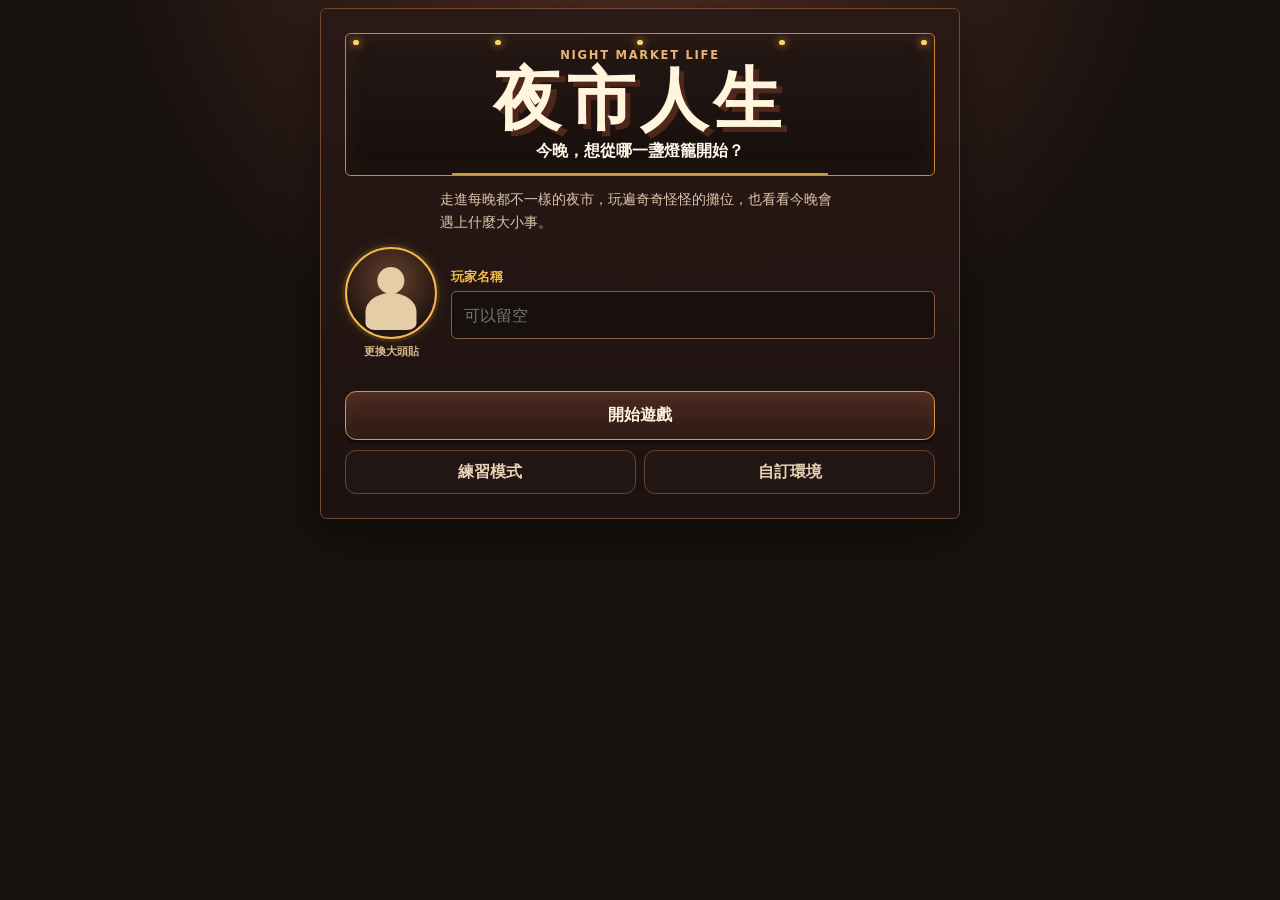
<file: index.html>
<!doctype html>
<html lang="zh-Hant">
<head>
  <meta charset="UTF-8">
  <meta name="viewport" content="width=device-width, initial-scale=1.0">
  <meta name="description" content="NightMarketLife 夜市人生：每晚都有不同故事的台灣夜市。">
  <title>NightMarketLife 夜市人生</title>
  <link rel="icon" href="data:,">
  <link rel="stylesheet" href="style.css?v=core-ui-stall-grid">
</head>
<body>
  <main id="app">
    <section class="scene home-scene" data-scene="HOME" aria-labelledby="home-title">
      <div class="signboard">
        <div class="title-lights" aria-hidden="true"><i></i><i></i><i></i><i></i><i></i></div>
        <p class="eyebrow">Night Market Life</p>
        <h1 id="home-title">夜市人生</h1>
        <p class="tagline">今晚，想從哪一盞燈籠開始？</p>
      </div>
      <p class="intro">走進每晚都不一樣的夜市，玩遍奇奇怪怪的攤位，也看看今晚會遇上什麼大小事。</p>
      <section class="session-recovery" data-session-recovery hidden aria-live="polite"><strong data-session-recovery-message>今晚還沒逛完</strong><div><button class="primary-button" type="button" data-action="continue-session">繼續逛夜市</button><button class="modal-secondary-button" type="button" data-action="abandon-session">放棄這一晚</button></div></section>
      <form id="home-form" class="home-form">
        <div class="home-profile">
          <label class="avatar-upload" aria-label="更換玩家大頭貼">
            <span class="avatar-frame">
              <img data-avatar-image alt="玩家大頭貼" hidden>
              <span class="avatar-fallback" data-avatar-fallback aria-hidden="true">●</span>
            </span>
            <span class="avatar-action">更換大頭貼</span>
            <input data-upload="avatar" type="file" accept="image/png,image/jpeg,image/webp">
          </label>
          <div class="name-field">
            <label for="player-name">玩家名稱</label>
            <input id="player-name" name="playerName" type="text" maxlength="24" autocomplete="nickname" placeholder="可以留空">
          </div>
        </div>
        <p class="avatar-status" data-avatar-status role="status" aria-live="polite"></p>
        <button class="primary-button" type="submit">開始遊戲</button>
      </form>
      <div class="secondary-actions" aria-label="其他模式">
        <button type="button" data-action="show-pro">練習模式</button>
        <button type="button" data-action="show-pro">自訂環境</button>
      </div>
    </section>

    <section class="scene reveal-scene" data-scene="NIGHT_REVEAL" aria-labelledby="reveal-title" hidden>
      <p class="eyebrow">今晚揭曉</p>
      <h2 id="reveal-title">今天夜市的環境是……</h2>
      <div class="reveal-card"><h3 data-night-condition="title"></h3><p data-night-condition="description"></p></div>
      <h2>而你今天是……</h2>
      <div class="reveal-card reveal-build"><h3 data-reveal-build="name"></h3><p>❤️ 體力 <strong data-reveal-build="stamina"></strong>　💰 金錢 <strong data-reveal-build="money"></strong></p></div>
      <button class="primary-button" type="button" data-action="acknowledge-opening">開始逛夜市</button>
    </section>

    <section class="scene setup-scene" data-scene="CHARACTER_SETUP" aria-labelledby="setup-title" hidden>
      <header class="scene-header">
        <button class="text-button" type="button" data-scene-target="HOME" aria-label="返回首頁">← 返回</button>
        <div><p class="eyebrow">Character Setup</p><h2 id="setup-title">外觀設定</h2></div>
      </header>
      <p class="player-greeting">今晚的主角：<strong data-player="name"></strong></p>
      <div class="character-preview" data-character-host data-character-label="角色即時預覽"></div>
      <div class="appearance-controls">
        <fieldset><legend>臉</legend><div class="asset-picker"><button type="button" data-cycle="face" data-direction="-1" aria-label="上一張臉">←</button><output data-asset-name="face"></output><button type="button" data-cycle="face" data-direction="1" aria-label="下一張臉">→</button></div><label class="upload-button">上傳臉<input data-upload="face" type="file" accept="image/png,image/jpeg,image/webp"></label></fieldset>
        <fieldset><legend>衣</legend><div class="asset-picker"><button type="button" data-cycle="clothes" data-direction="-1" aria-label="上一件衣服">←</button><output data-asset-name="clothes"></output><button type="button" data-cycle="clothes" data-direction="1" aria-label="下一件衣服">→</button></div><label class="upload-button">上傳衣<input data-upload="clothes" type="file" accept="image/png,image/jpeg,image/webp"></label></fieldset>
      </div>
      <button class="build-summary" type="button" data-action="open-build"><span>角色 Build</span><strong data-build="name"></strong><small>❤️ <span data-build="stamina"></span>　💰 <span data-build="money"></span></small></button>
      <p class="status-message" data-status role="status" aria-live="polite"></p>
      <button class="primary-button" type="button" data-action="complete-character">完成</button>
    </section>

    <section class="scene market-scene" data-scene="NIGHT_MARKET" aria-label="夜市主畫面" hidden>
      <header class="market-hud">
        <dl class="hud-stats" aria-label="玩家狀態">
          <div><dt>❤️ 體力</dt><dd data-player="stamina"></dd></div>
          <div><dt>💰 金錢</dt><dd data-player="money"></dd></div>
        </dl>
      </header>

      <section class="event-stage" data-environment-stage="normal" aria-live="polite" aria-label="夜市事件舞台">
        <div class="stage-lights" aria-hidden="true"><i></i><i></i><i></i><i></i><i></i><i></i><i></i></div>
        <div class="stage-visual" aria-hidden="true">
          <div class="crowd-dots"><i></i><i></i><i></i><i></i><i></i><i></i></div>
        </div>
        <div class="stage-copy"><span class="stage-kicker" data-stage-kicker>今晚的夜市</span><strong data-environment-message>今晚的夜市十分熱鬧</strong><span class="activity-result-deltas" data-activity-result hidden></span></div>
      </section>

      <section class="stall-browser" aria-labelledby="stall-browser-title">
        <div class="section-heading"><h3 id="stall-browser-title">今晚要去哪一攤？</h3><span>向下滑動探索</span></div>
        <div class="stall-grid" data-stall-grid tabindex="0" role="region" aria-label="夜市攤位，可上下滑動"></div>
      </section>
    </section>

    <section class="scene result-scene" data-scene="RESULT" aria-labelledby="result-title" hidden>
      <p class="eyebrow">Tonight's Result</p>
      <h2 id="result-title">今晚的夜市回顧</h2>
      <div class="result-identity">
        <span class="avatar-frame avatar-frame--result">
          <img data-avatar-image alt="玩家大頭貼" hidden>
          <span class="avatar-fallback" data-avatar-fallback aria-hidden="true">●</span>
        </span>
        <p class="result-player"><strong data-player="name"></strong>，今晚先逛到這裡。</p>
      </div>
      <dl class="result-money"><dt>今晚帶回家</dt><dd data-result-money="final"></dd></dl>
      <p class="result-money-summary">今晚開始：<strong data-result-money="starting"></strong>　相較開局：<strong data-result-money="delta"></strong></p>
      <button class="modal-secondary-button" type="button" data-action="toggle-money-flow">查看今晚收支</button>
      <section class="money-flow-details" data-money-flow-details hidden aria-label="今晚各攤位收支">
        <ul class="money-flow-list" data-money-flow></ul>
        <p data-money-flow-empty>今晚沒有留下明顯的攤位收支紀錄。</p>
      </section>
      <section class="result-stories" aria-labelledby="result-stories-title">
        <h3 id="result-stories-title">今晚的你</h3>
        <ul class="result-achievements" data-result-achievements></ul>
        <p class="result-empty" data-result-empty>今晚平平安安地逛完了夜市。</p>
      </section>
      <button class="primary-button" type="button" data-scene-target="HOME">回首頁</button>
    </section>
  </main>
  <dialog id="environment-event-dialog" aria-labelledby="environment-event-title" aria-describedby="environment-event-description environment-event-effects"><div class="dialog-card"><p class="eyebrow">夜市突發事件</p><h2 id="environment-event-title" data-event-title></h2><p id="environment-event-description" data-event-description></p><h3>夜市有了新變化</h3><p id="environment-event-effects" data-event-effects></p><button class="primary-button" type="button" data-action="acknowledge-event">知道了</button></div></dialog>
  <dialog id="build-dialog" aria-labelledby="build-dialog-title"><div class="dialog-card"><div class="dialog-heading"><h2 id="build-dialog-title">選擇角色 Build</h2><button type="button" data-close-dialog aria-label="關閉">×</button></div><div class="build-options" data-build-options></div></div></dialog>
  <dialog id="pro-dialog" aria-labelledby="pro-dialog-title"><div class="dialog-card compact-dialog"><p class="pro-badge">PRO</p><h2 id="pro-dialog-title">僅限 PRO 會員使用</h2><p>這只是夜市老闆開的玩笑，目前沒有真正的會員系統。</p><button class="primary-button" type="button" data-close-dialog>知道了</button></div></dialog>
  <dialog id="stall-detail-dialog" class="stall-detail-dialog" aria-labelledby="stall-detail-title"><div class="dialog-card"><p class="eyebrow">攤位入口</p><h2 id="stall-detail-title" data-selected-stall="name"></h2><p class="stall-status"><span>目前狀態：</span><strong data-selected-stall="status"></strong></p><p class="stall-entry-cost"><span>遊玩需要：</span><strong data-selected-stall="stamina"></strong></p><p class="stall-entry-cost" data-food-info hidden><span>價格：</span><strong data-selected-stall="price"></strong></p><p class="stall-entry-cost" data-food-info hidden><span>恢復：</span><strong data-selected-stall="recovery"></strong></p><p class="stall-block-reason" data-selected-stall="reason" hidden></p><div class="stall-modal-actions"><button class="modal-secondary-button" type="button" data-close-dialog>取消</button><button class="primary-button" type="button" data-action="enter-stall">前往攤位</button></div></div></dialog>
  <dialog id="resource-warning-dialog" aria-labelledby="resource-warning-title" aria-describedby="resource-warning-description resource-warning-effects"><div class="dialog-card"><h2 id="resource-warning-title" data-resource-title></h2><p id="resource-warning-description" data-resource-description></p><p id="resource-warning-effects" data-resource-effects></p><button class="primary-button" type="button" data-action="acknowledge-resource">知道了</button></div></dialog>
  <dialog id="entry-failure-dialog" aria-labelledby="failure-message"><div class="dialog-card"><h2 id="failure-message" class="failure-message" data-failure-message></h2><p class="failure-detail" data-failure-detail></p><button class="primary-button" type="button" data-close-dialog>知道了</button></div></dialog>
  <dialog id="integration-recovery-dialog" aria-labelledby="integration-recovery-title" aria-describedby="integration-recovery-message"><div class="dialog-card compact-dialog"><p class="eyebrow">遊戲連線</p><h2 id="integration-recovery-title" data-integration-recovery-title></h2><p id="integration-recovery-message" data-integration-recovery-message></p><p data-integration-recovery-detail hidden></p><div class="stall-modal-actions" data-integration-recovery-actions></div></div></dialog>
  <dialog id="stall-dialog" aria-labelledby="stall-dialog-title"><div class="dialog-card compact-dialog"><p class="pro-badge">準備中</p><h2 id="stall-dialog-title" data-stall-dialog-title>老闆還在準備中！</h2><p data-stall-dialog-message>攤位功能將於 Step 4 實作。</p><button class="primary-button" type="button" data-close-dialog>繼續逛</button></div></dialog>
  <dialog id="management-office-dialog" class="management-office-dialog" aria-labelledby="management-office-title">
    <div class="dialog-card">
      <header class="management-office-heading"><span class="management-uncle" aria-hidden="true">伯</span><div><p class="eyebrow">坐一下啦</p><h2 id="management-office-title">管理處</h2></div></header>
      <p class="management-scene-copy">阿伯搧著舊扇子，從桌邊抬起頭來。</p>
      <p class="management-dialogue" data-management-dialogue role="status" aria-live="polite" aria-atomic="true">少年仔，今天想問什麼？</p>
      <div class="management-office-actions">
        <button class="primary-button" type="button" data-action="ask-management">阿伯，今天夜市怎樣？</button>
        <button class="modal-secondary-button" type="button" data-close-dialog>沒事，我再逛逛</button>
      </div>
    </div>
  </dialog>
  <dialog id="home-dialog" aria-labelledby="home-dialog-title">
    <div class="dialog-card compact-dialog">
      <p class="eyebrow">Going Home</p>
      <h2 id="home-dialog-title">今晚就先回家嗎？</h2>
      <p>今晚先逛到這裡嗎？回家看看今晚留下的精彩回憶。</p>
      <div class="confirmation-actions">
        <button class="modal-secondary-button" type="button" data-close-dialog>繼續逛</button>
        <button class="primary-button" type="button" data-action="confirm-home">回家</button>
      </div>
    </div>
  </dialog>
  <script type="module" src="js/game.js?v=core-ui-stall-grid"></script>
</body>
</html>
</file>
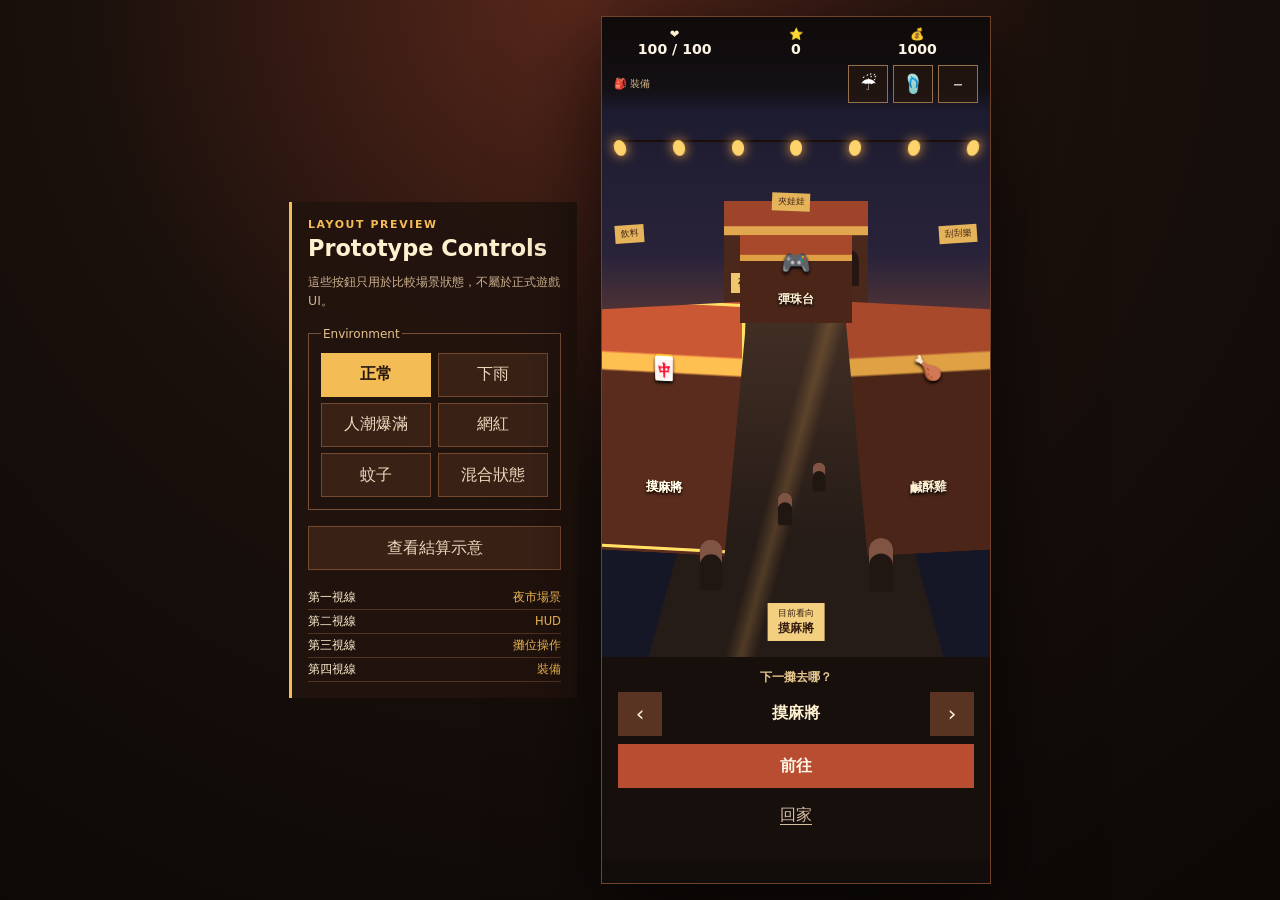
<file: prototype/first-person-night-market/index.html>
<!doctype html>
<html lang="zh-Hant">
<head>
  <meta charset="utf-8">
  <meta name="viewport" content="width=device-width,initial-scale=1,viewport-fit=cover">
  <meta name="description" content="NightMarketLife 第一人稱夜市場景 UI Prototype">
  <title>First-person Night Market Prototype</title>
  <link rel="icon" href="data:image/svg+xml,%3Csvg xmlns='http://www.w3.org/2000/svg' viewBox='0 0 64 64'%3E%3Ctext y='.9em' font-size='56'%3E🏮%3C/text%3E%3C/svg%3E">
  <link rel="stylesheet" href="style.css">
</head>
<body>
  <main class="prototype-layout">
    <aside class="prototype-controls" aria-labelledby="controls-title">
      <p class="prototype-label">Layout Preview</p>
      <h1 id="controls-title">Prototype Controls</h1>
      <p>這些按鈕只用於比較場景狀態，不屬於正式遊戲 UI。</p>
      <fieldset><legend>Environment</legend><div class="environment-buttons">
        <button type="button" data-environment="normal" aria-pressed="true">正常</button>
        <button type="button" data-environment="rain" aria-pressed="false">下雨</button>
        <button type="button" data-environment="crowded" aria-pressed="false">人潮爆滿</button>
        <button type="button" data-environment="influencer" aria-pressed="false">網紅</button>
        <button type="button" data-environment="mosquito" aria-pressed="false">蚊子</button>
        <button type="button" data-environment="mixed" aria-pressed="false">混合狀態</button>
      </div></fieldset>
      <button class="settlement-preview-button" type="button" data-settlement>查看結算示意</button>
      <dl class="reading-order"><div><dt>第一視線</dt><dd>夜市場景</dd></div><div><dt>第二視線</dt><dd>HUD</dd></div><div><dt>第三視線</dt><dd>攤位操作</dd></div><div><dt>第四視線</dt><dd>裝備</dd></div></dl>
    </aside>

    <section class="phone" aria-label="第一人稱夜市手機預覽">
      <header class="game-hud">
        <div class="resource-strip" aria-label="玩家資源"><span>❤️ <b>100 / 100</b></span><span>⭐ <b>0</b></span><span>💰 <b>1000</b></span></div>
        <div class="equipment-strip" aria-label="裝備欄"><small>🎒 裝備</small><button type="button" data-equipment="raincoat" aria-label="輕便雨衣">☔</button><button type="button" data-equipment="slippers" aria-label="夜市拖鞋">🩴</button><button type="button" data-equipment="empty" aria-label="空裝備格">－</button></div>
      </header>

      <div class="night-market-scene" data-scene data-environment-state="normal">
        <div class="scene-base" aria-hidden="true">
          <div class="night-sky"></div>
          <div class="light-string"><i></i><i></i><i></i><i></i><i></i><i></i><i></i></div>
          <div class="far-market"><span>夜市口</span><i></i><i></i><i></i></div>
          <div class="road"></div>
          <button class="scene-stall stall-left" type="button" data-scene-stall="0"><span>🀄</span><strong>摸麻將</strong></button>
          <button class="scene-stall stall-right" type="button" data-scene-stall="3"><span>🍗</span><strong>鹹酥雞</strong></button>
          <button class="scene-stall stall-far" type="button" data-scene-stall="1"><span>🎮</span><strong>彈珠台</strong></button>
          <div class="signs"><i>飲料</i><i>夾娃娃</i><i>刮刮樂</i></div>
        </div>
        <div class="scene-crowd" aria-hidden="true"><i></i><i></i><i></i><i></i><i></i><i></i><i></i><i></i></div>
        <div class="scene-weather" aria-hidden="true"><div class="rain-lines"></div><i class="umbrella umbrella-one">☂</i><i class="umbrella umbrella-two">☂</i></div>
        <div class="scene-event" aria-hidden="true"><div class="influencer-cluster"><span>📱</span><b>✨</b><i></i><i></i><i></i></div></div>
        <div class="scene-fx" aria-hidden="true"><i></i><i></i><i></i><i></i></div>
        <div class="focus-marker"><small>目前看向</small><strong data-focused-stall>摸麻將</strong></div>
      </div>

      <section class="command-area" aria-labelledby="command-title">
        <p id="command-title">下一攤去哪？</p>
        <div class="stall-stepper"><button type="button" data-cycle="-1" aria-label="上一攤">‹</button><strong data-selected-stall>摸麻將</strong><button type="button" data-cycle="1" aria-label="下一攤">›</button></div>
        <button class="primary-button" type="button" data-go>前往</button>
        <button class="home-button" type="button" data-home>回家</button>
      </section>
    </section>
  </main>

  <dialog id="equipment-dialog" aria-labelledby="equipment-title"><div class="dialog-content"><button class="dialog-close" type="button" data-close aria-label="關閉">×</button><span class="dialog-icon" data-equipment-icon>☔</span><p data-equipment-rarity>普通</p><h2 id="equipment-title" data-equipment-name>輕便雨衣</h2><p data-equipment-effect>下雨時降低負面影響。</p><button class="primary-button" type="button" data-close>知道了</button></div></dialog>
  <dialog id="stall-dialog" aria-labelledby="stall-title"><div class="dialog-content"><button class="dialog-close" type="button" data-close aria-label="關閉">×</button><span class="dialog-icon" data-stall-icon>🀄</span><p data-stall-type>遊戲攤</p><h2 id="stall-title" data-stall-name>摸麻將</h2><p data-stall-description>今晚要不要試試手氣？</p><div class="dialog-actions"><button type="button" data-close>取消</button><button class="primary-button" type="button" data-enter>進入攤位</button></div></div></dialog>
  <dialog id="home-dialog" aria-labelledby="home-title"><div class="dialog-content"><span class="dialog-icon">🏠</span><h2 id="home-title">今晚就先回家嗎？</h2><p>Prototype 不會真的離開夜市。</p><div class="dialog-actions"><button type="button" data-close>繼續逛</button><button class="primary-button" type="button" data-confirm-home>回家</button></div></div></dialog>
  <dialog id="settlement-dialog" aria-labelledby="settlement-title"><div class="dialog-content settlement-content"><button class="dialog-close" type="button" data-close aria-label="關閉">×</button><div class="avatar-placeholder" aria-hidden="true"></div><h2 id="settlement-title">Kris</h2><p>精彩分數</p><strong class="final-score">850</strong><p>今晚獲得</p><strong class="achievement">🏆 夜市冒險家</strong><button class="primary-button" type="button" data-close>關閉示意</button></div></dialog>
  <dialog id="message-dialog" aria-labelledby="message-title"><div class="dialog-content"><span class="dialog-icon">🏮</span><h2 id="message-title">Prototype only</h2><p data-message>這裡只展示 UI，不會執行正式遊戲功能。</p><button class="primary-button" type="button" data-close>知道了</button></div></dialog>
  <script src="preview.js"></script>
</body>
</html>
</file>
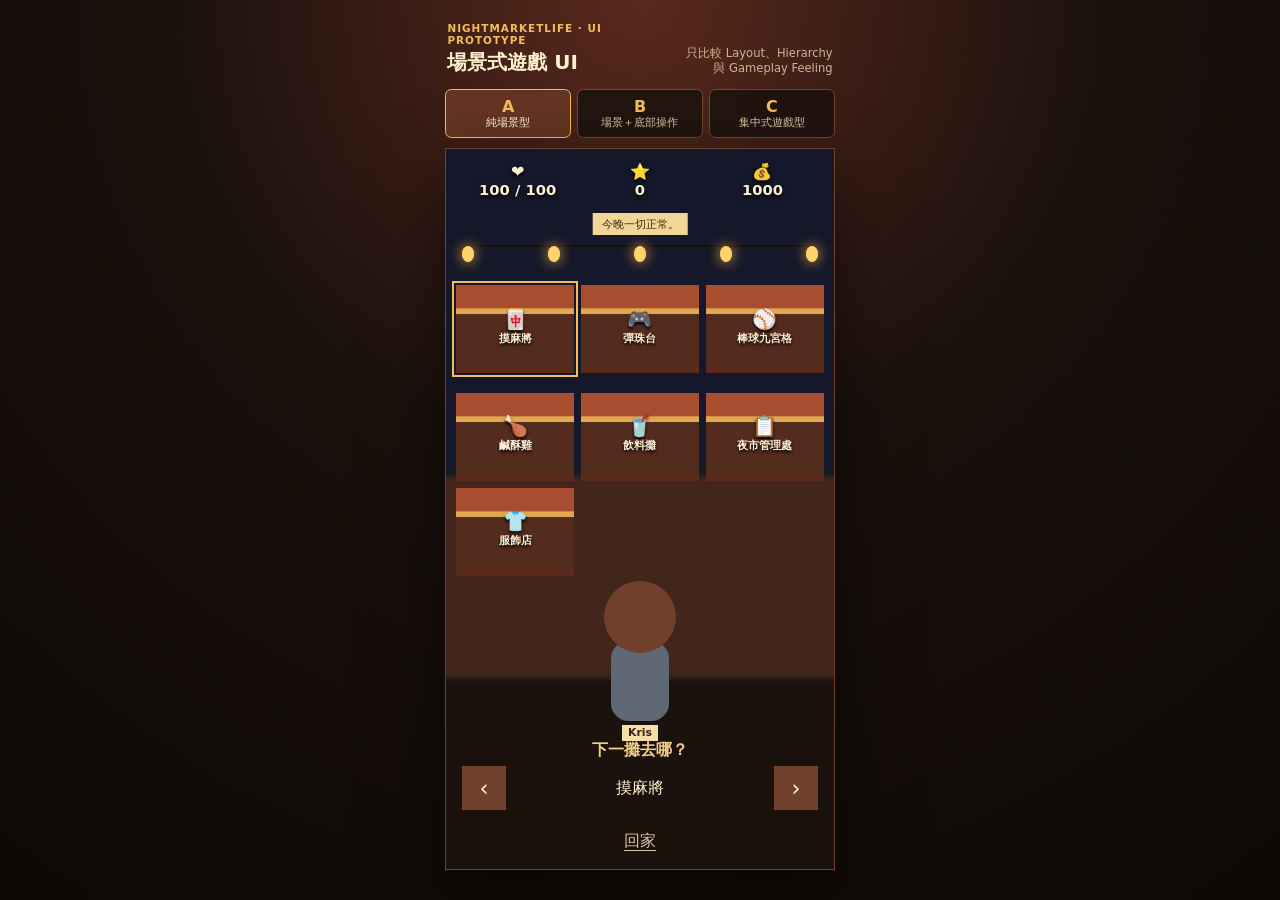
<file: prototype/scene-ui/index.html>
<!doctype html>
<html lang="zh-Hant">
<head>
  <meta charset="utf-8">
  <meta name="viewport" content="width=device-width,initial-scale=1,viewport-fit=cover">
  <meta name="description" content="NightMarketLife 場景式遊戲 UI 版型比較 Prototype">
  <title>NightMarketLife Scene UI Prototype</title>
  <link rel="icon" href="data:image/svg+xml,%3Csvg xmlns='http://www.w3.org/2000/svg' viewBox='0 0 64 64'%3E%3Ctext y='.9em' font-size='56'%3E🏮%3C/text%3E%3C/svg%3E">
  <link rel="stylesheet" href="style.css">
</head>
<body>
  <main class="prototype-shell">
    <header class="prototype-header">
      <div><p class="kicker">NightMarketLife · UI Prototype</p><h1>場景式遊戲 UI</h1></div>
      <p>只比較 Layout、Hierarchy 與 Gameplay Feeling</p>
    </header>

    <nav class="variant-tabs" aria-label="版型方案">
      <button type="button" data-variant-target="a" aria-pressed="true"><strong>A</strong><span>純場景型</span></button>
      <button type="button" data-variant-target="b" aria-pressed="false"><strong>B</strong><span>場景＋底部操作</span></button>
      <button type="button" data-variant-target="c" aria-pressed="false"><strong>C</strong><span>集中式遊戲型</span></button>
    </nav>

    <div class="phone-preview">
      <section class="variant variant-a is-active" data-variant="a" aria-label="A 純場景型">
        <div class="scene-world scene-world-a">
          <div class="floating-hud" aria-label="玩家狀態"><span>❤️ <b>100 / 100</b></span><span>⭐ <b>0</b></span><span>💰 <b>1000</b></span></div>
          <p class="weather-line">今晚一切正常。</p>
          <div class="bulbs" aria-hidden="true"><i></i><i></i><i></i><i></i><i></i></div>
          <div class="world-stalls" data-world-stalls></div>
          <div class="player player-a"><i class="player-head"></i><i class="player-body"></i><strong>Kris</strong></div>
          <div class="scene-command"><p>下一攤去哪？</p><div><button type="button" data-cycle="-1" aria-label="上一攤">‹</button><span data-selected-name>摸麻將</span><button type="button" data-cycle="1" aria-label="下一攤">›</button></div></div>
          <button class="home-link" type="button" data-home>回家</button>
        </div>
      </section>

      <section class="variant variant-b" data-variant="b" aria-label="B 場景加底部操作型" hidden>
        <div class="game-hud"><span>❤️ 100 / 100</span><span>⭐ 0</span><span>💰 1000</span></div>
        <p class="status-strip">🏮 今晚一切正常。</p>
        <div class="scene-world scene-world-b">
          <div class="bulbs" aria-hidden="true"><i></i><i></i><i></i><i></i><i></i></div>
          <div class="backdrop-stalls" aria-hidden="true"><i></i><i></i><i></i></div>
          <div class="player"><i class="player-head"></i><i class="player-body"></i><strong>Kris</strong></div>
        </div>
        <div class="bottom-command">
          <p>下一攤去哪？</p>
          <div class="stall-stepper"><button type="button" data-cycle="-1" aria-label="上一攤">‹</button><button class="stall-name-button" type="button" data-open-selected data-selected-name>摸麻將</button><button type="button" data-cycle="1" aria-label="下一攤">›</button></div>
          <button class="go-button" type="button" data-open-selected>前往</button>
        </div>
        <button class="home-link footer-home" type="button" data-home>回家</button>
      </section>

      <section class="variant variant-c" data-variant="c" aria-label="C 集中式遊戲型" hidden>
        <div class="compact-game-bar"><span><small>體力</small>❤️ 100 / 100</span><span><small>精彩</small>⭐ 0</span><span><small>金錢</small>💰 1000</span></div>
        <div class="rule"></div>
        <div class="scene-world scene-world-c">
          <div class="bulbs" aria-hidden="true"><i></i><i></i><i></i><i></i><i></i></div>
          <p class="scene-label">瑞豐夜市 · 今晚一切正常</p>
          <div class="backdrop-stalls" aria-hidden="true"><i></i><i></i><i></i></div>
          <div class="player"><i class="player-head"></i><i class="player-body"></i><strong>Kris</strong></div>
        </div>
        <div class="rule"></div>
        <div class="focused-command">
          <p>下一攤去哪？</p>
          <div class="stall-stepper"><button type="button" data-cycle="-1" aria-label="上一攤">‹</button><strong data-selected-name>摸麻將</strong><button type="button" data-cycle="1" aria-label="下一攤">›</button></div>
          <button class="go-button" type="button" data-open-selected>進入</button>
        </div>
        <div class="thin-rule"></div>
        <button class="home-link footer-home" type="button" data-home>回家</button>
      </section>
    </div>
  </main>

  <dialog id="stall-dialog" aria-labelledby="stall-title">
    <div class="popup-content"><button class="popup-close" type="button" data-close aria-label="關閉">×</button><span class="popup-icon" data-popup-icon>🀄</span><p data-popup-type>遊戲攤</p><h2 id="stall-title" data-popup-name>摸麻將</h2><p data-popup-description>試試今晚的手氣？</p><div class="popup-actions"><button type="button" data-close>取消</button><button class="primary-action" type="button" data-enter>進入攤位</button></div></div>
  </dialog>
  <dialog id="message-dialog" aria-labelledby="message-title"><div class="popup-content message-popup"><button class="popup-close" type="button" data-close aria-label="關閉">×</button><span class="popup-icon">🏮</span><h2 id="message-title">Prototype only</h2><p data-message>這裡只展示版型，不會執行正式遊戲功能。</p><button class="primary-action" type="button" data-close>知道了</button></div></dialog>
  <script src="preview.js"></script>
</body>
</html>
</file>
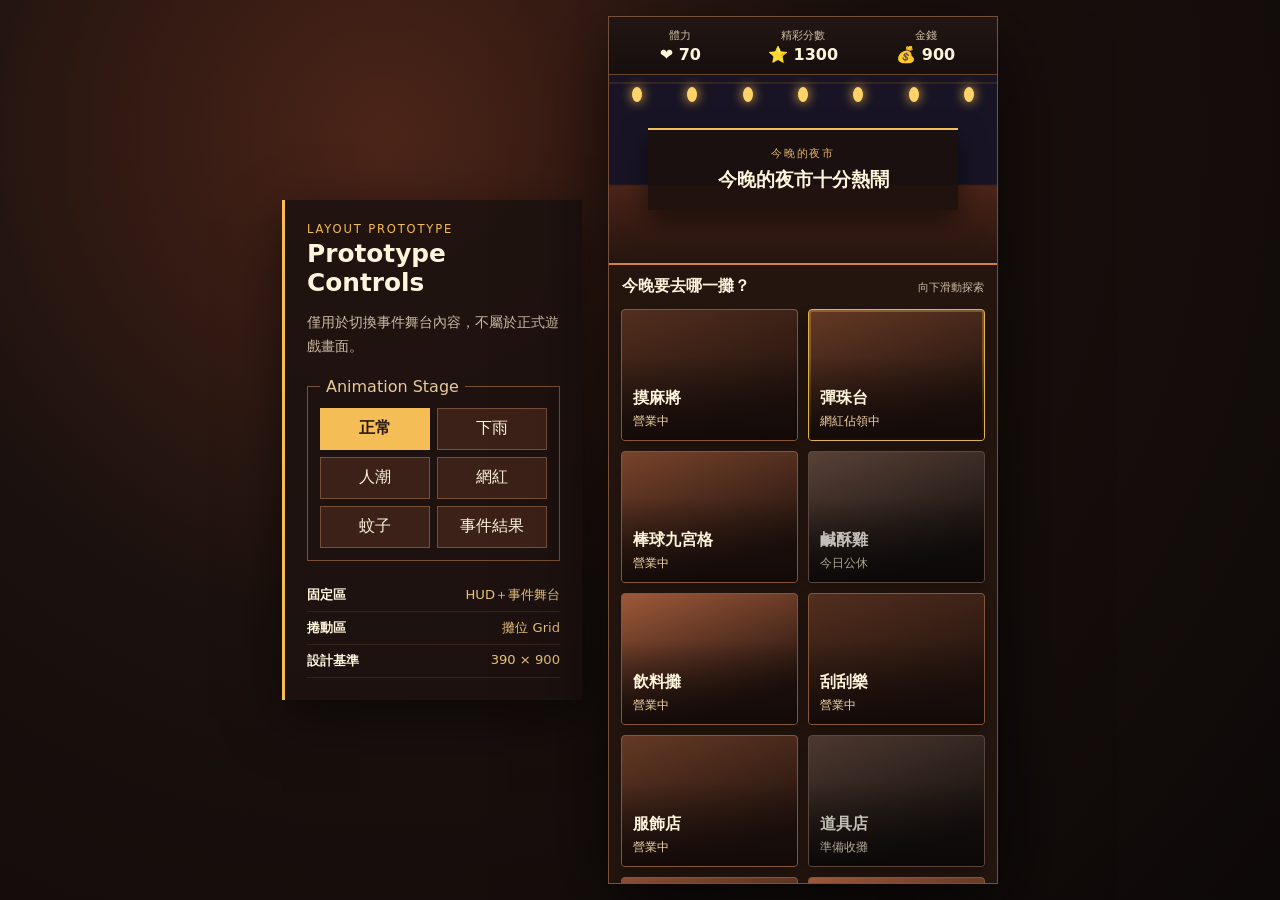
<file: prototype/stall-grid-night-market/index.html>
<!doctype html>
<html lang="zh-Hant">
<head>
  <meta charset="utf-8">
  <meta name="viewport" content="width=device-width,initial-scale=1,viewport-fit=cover">
  <meta name="theme-color" content="#1b1210">
  <title>NightMarketLife｜Stall Grid Prototype</title>
  <link rel="stylesheet" href="style.css">
</head>
<body>
  <main class="preview-workspace">
    <aside class="prototype-controls" aria-label="Prototype Controls">
      <p class="eyebrow">Layout Prototype</p>
      <h1>Prototype Controls</h1>
      <p>僅用於切換事件舞台內容，不屬於正式遊戲畫面。</p>
      <fieldset>
        <legend>Animation Stage</legend>
        <div class="control-grid">
          <button type="button" data-event="normal" aria-pressed="true">正常</button>
          <button type="button" data-event="rain">下雨</button>
          <button type="button" data-event="crowd">人潮</button>
          <button type="button" data-event="influencer">網紅</button>
          <button type="button" data-event="mosquito">蚊子</button>
          <button type="button" data-event="result">事件結果</button>
        </div>
      </fieldset>
      <dl>
        <div><dt>固定區</dt><dd>HUD＋事件舞台</dd></div>
        <div><dt>捲動區</dt><dd>攤位 Grid</dd></div>
        <div><dt>設計基準</dt><dd>390 × 900</dd></div>
      </dl>
    </aside>

    <section class="game-screen" aria-label="夜市主畫面 Prototype">
      <header class="hud" aria-label="玩家資源">
        <div class="hud-item"><span class="hud-label">體力</span><strong><span aria-hidden="true">❤️</span> 70</strong></div>
        <div class="hud-item"><span class="hud-label">精彩分數</span><strong><span aria-hidden="true">⭐</span> 1300</strong></div>
        <div class="hud-item"><span class="hud-label">金錢</span><strong><span aria-hidden="true">💰</span> 900</strong></div>
      </header>

      <section class="event-stage" data-stage-state="normal" aria-live="polite" aria-label="夜市事件舞台">
        <div class="stage-lights" aria-hidden="true"><i></i><i></i><i></i><i></i><i></i><i></i><i></i></div>
        <div class="stage-visual" aria-hidden="true">
          <div class="rain-lines"><i></i><i></i><i></i><i></i><i></i><i></i><i></i><i></i></div>
          <div class="crowd-dots"><i></i><i></i><i></i><i></i><i></i><i></i></div>
          <div class="influencer-flash"><i></i><i></i><i></i></div>
          <div class="mosquito-dots"><i></i><i></i><i></i><i></i></div>
          <div class="result-glow"></div>
        </div>
        <div class="stage-copy">
          <span class="stage-kicker">今晚的夜市</span>
          <strong id="stage-message">今晚的夜市十分熱鬧</strong>
        </div>
      </section>

      <section class="stall-area" aria-labelledby="stall-heading">
        <div class="stall-area-heading"><h2 id="stall-heading">今晚要去哪一攤？</h2><span>向下滑動探索</span></div>
        <div class="stall-grid" id="stall-grid" tabindex="0" role="region" aria-label="攤位清單，可上下滑動"></div>
      </section>
    </section>
  </main>

  <dialog class="modal" id="stall-modal">
    <div class="modal-panel">
      <p class="eyebrow">攤位入口</p>
      <h2 id="modal-title"></h2>
      <p class="modal-status" id="modal-status"></p>
      <p id="modal-message"></p>
      <div class="modal-actions" id="modal-actions"></div>
    </div>
  </dialog>

  <script src="preview.js"></script>
</body>
</html>
</file>
<file: style.css>
:root { color-scheme:dark; font-family:system-ui,"Noto Sans TC",sans-serif; color:#fff4dc; background:#17110f; --paper:#fff0cf; --ink:#38241b; --red:#a63f32; --red-dark:#7d2d25; --gold:#f2b94b; --night:#17110f; --panel:#2b1b17; --line:#714b36; --nml-bg:#17110f; --nml-surface:#2b1b17; --nml-surface-dark:#1b1110; --nml-border:#714b36; --nml-gold:#f2b94b; --nml-orange:#d3833b; --nml-text:#fff4dc; --nml-muted:#d9bb91; }
* { box-sizing: border-box; }
.failure-message { font-size:1.2rem; line-height:1.6; overflow-wrap:anywhere; }
.failure-detail { color:#cdbba4; font-size:.85rem; line-height:1.6; overflow-wrap:anywhere; }
#entry-failure-dialog, #environment-event-dialog { max-height:calc(100dvh - 2rem); overflow-y:auto; }
#environment-event-dialog { overflow-wrap:anywhere; }
#environment-event-dialog [data-event-effects] { white-space:pre-line; }
#environment-event-dialog .primary-button { width:100%; min-height:44px; }
#resource-warning-dialog, #stall-detail-dialog, #integration-recovery-dialog { max-height:calc(100dvh - 2rem); overflow-y:auto; overflow-wrap:anywhere; }
#resource-warning-dialog .primary-button { width:100%; min-height:44px; }
#resource-warning-dialog [data-resource-effects] { white-space:pre-line; }
.stall-card:disabled { cursor:wait; }
html,body { min-height:100%; }
body { margin:0; min-height:100dvh; overflow-x:hidden; background:radial-gradient(circle at 50% -8rem,#593023 0,var(--nml-bg) 34rem); }
button,input { font:inherit; } button { min-height:44px; cursor:pointer; }
main { width:min(100%,30rem); min-height:100dvh; margin:0 auto; padding:calc(env(safe-area-inset-top) + .5rem) 1rem calc(env(safe-area-inset-bottom) + .5rem); }
.scene { width:100%; padding:clamp(1.1rem,5vw,2rem); border:1px solid var(--line); border-radius:1.25rem; background:#2b1b17f0; box-shadow:0 1.25rem 4rem #0007; overflow:hidden; }
.scene[hidden] { display:none; }
.eyebrow { margin:0 0 .25rem; color:#e7b478; font-size:.72rem; font-weight:800; letter-spacing:.15em; text-transform:uppercase; }
h1,h2,p { overflow-wrap:anywhere; } h1 { margin:0; font-size:clamp(2.65rem,13vw,4.25rem); line-height:1; letter-spacing:.08em; text-shadow:.08em .08em 0 #4f261c; } h2 { margin:0; }
.home-scene { padding:clamp(1rem,4vw,1.5rem); border-radius:.4rem; background:linear-gradient(180deg,#2a1915f5,#1d1210f5); box-shadow:0 .8rem 2.5rem #0006; }
.home-build-picker { display:grid; gap:.3rem; width:100%; padding:.65rem .8rem; text-align:left; color:var(--nml-text); border:1px solid var(--nml-border); border-radius:.5rem; background:var(--nml-surface-dark); overflow-wrap:anywhere; }
.reveal-scene{min-height:100dvh;display:flex;flex-direction:column;justify-content:center;gap:1rem;padding:1.25rem;text-align:center}.reveal-scene[hidden]{display:none}.reveal-card{padding:1.2rem;border:1px solid var(--nml-border);border-radius:1rem;background:var(--nml-surface-dark);box-shadow:0 .75rem 2rem #0005}.reveal-card h3{margin:0 0 .65rem;color:var(--nml-gold);font-size:clamp(1.4rem,7vw,2rem)}.reveal-card p{margin:0;line-height:1.7}.reveal-scene>.primary-button{width:100%;margin-top:.5rem}
.session-recovery{padding:.8rem;border:1px solid var(--nml-gold);border-radius:.75rem;background:#3a271f;text-align:center}.session-recovery[hidden]{display:none}.session-recovery>div{display:grid;grid-template-columns:1fr 1fr;gap:.5rem;margin-top:.65rem}.session-recovery button{min-width:0}
.home-build-picker>span:first-child,.home-build-picker small { color:var(--nml-muted); }
.home-build-picker strong { color:var(--nml-gold); }
.home-build-picker:hover { border-color:var(--nml-orange); }
.home-build-picker:focus-visible { outline:2px solid var(--nml-gold); outline-offset:3px; }
.signboard { position:relative; margin:0 0 .8rem; padding:.9rem .75rem .8rem; overflow:hidden; text-align:center; border:1px solid var(--nml-orange); border-radius:.35rem; background:linear-gradient(#241714,#160f0d); box-shadow:inset 0 0 1.5rem #d3833b16; }
.signboard::after { content:""; position:absolute; inset:auto 18% 0; border-bottom:2px solid var(--nml-gold); opacity:.8; }
.title-lights { position:absolute; inset:.35rem .45rem auto; display:flex; justify-content:space-between; }
.title-lights i { width:.35rem; height:.35rem; border-radius:50%; background:#ffd36a; box-shadow:0 0 .55rem #ffbd48; }
.tagline { margin:.4rem 0 0; color:#fff7e7; font-weight:700; } .intro { max-width:25rem; margin:.7rem auto .9rem; color:#dbc5aa; font-size:.9rem; line-height:1.55; }
.home-form { display:grid; gap:.55rem; }
.home-profile { display:grid; grid-template-columns:auto minmax(0,1fr); align-items:center; gap:.85rem; }
.name-field { display:grid; gap:.35rem; min-width:0; } .name-field label { color:var(--nml-gold); font-size:.83rem; font-weight:800; }
input[type="text"] { width:100%; min-height:48px; padding:.7rem .8rem; border:1px solid #865d43; border-radius:.35rem; color:var(--nml-text); background:#17100e; font-size:16px; outline:none; }
input[type="text"]:focus { border-color:var(--nml-gold); box-shadow:0 0 0 2px #f2b94b24; }
.avatar-upload { display:grid; justify-items:center; gap:.3rem; cursor:pointer; }
.avatar-upload input { position:absolute; width:1px; height:1px; opacity:0; }
.avatar-frame { position:relative; display:grid; place-items:center; width:5.75rem; aspect-ratio:1; overflow:hidden; border:2px solid var(--nml-gold); border-radius:50%; background:radial-gradient(circle at 50% 35%,#68412d,#211511 72%); box-shadow:0 0 0 3px #f2b94b17,0 0 1rem #d3833b33; }
.avatar-frame img { width:100%; height:100%; object-fit:cover; object-position:center; }
.avatar-fallback { position:relative; width:100%; height:100%; font-size:0; }
.avatar-fallback::before { content:""; position:absolute; left:50%; top:20%; width:31%; aspect-ratio:1; border-radius:50%; background:#e5cda8; transform:translateX(-50%); }
.avatar-fallback::after { content:""; position:absolute; left:50%; bottom:9%; width:58%; height:42%; border-radius:50% 50% 18% 18%; background:#e5cda8; transform:translateX(-50%); }
.avatar-action { color:var(--nml-muted); font-size:.7rem; font-weight:700; }
.avatar-status { min-height:1.2em; margin:0; color:#ffd986; font-size:.76rem; text-align:center; }
.primary-button,.secondary-actions button,.build-summary,.text-button,.placeholder-scene button,.asset-picker button,.upload-button { border:0; border-radius:.7rem; color:#fff8e8; background:var(--red); font-weight:800; }
.primary-button { width:100%; padding:.8rem 1rem; border:1px solid #d9924c; color:#fff4dc; background:linear-gradient(#4c2b20,#2b1915); box-shadow:inset 0 0 .9rem #d3833b15,0 .2rem 0 #130c0a; } .primary-button:active { transform:translateY(.1rem); box-shadow:inset 0 0 .9rem #d3833b20; }
.secondary-actions { display:grid; grid-template-columns:1fr 1fr; gap:.55rem; margin-top:.65rem; } .secondary-actions button { padding:.65rem; border:1px solid #684631; color:#e8d3b5; background:#211613; }
.scene-header { display:flex; align-items:center; gap:1rem; } .scene-header .text-button { flex:0 0 auto; padding:.55rem .75rem; background:#493026; }
.player-greeting { margin:.9rem 0; color:#dfc7a6; } .player-greeting strong { color:var(--gold); }
.character-renderer { position:relative; aspect-ratio:1/1.35; overflow:hidden; }
.character-preview { width:min(100%,19rem); margin:0 auto 1rem; border:2px solid #80523a; border-radius:1rem; background:linear-gradient(#523326,#2a1c18); }
.character-layer { position:absolute; inset:0; display:grid; place-items:center; pointer-events:none; } .character-layer img { display:block; width:100%; height:100%; object-fit:contain; object-position:center; }
.clothes-layer { z-index:1; width:46.07%; height:52.24%; inset:43.48% auto auto 50%; transform:translateX(-50%); overflow:hidden; border-radius:25%/21%; }
.face-layer { z-index:2; width:63.74%; aspect-ratio:1; inset:10.85% auto auto 50%; transform:translateX(-50%); overflow:hidden; border-radius:50%; }
.clothes-layer img,.face-layer img { object-fit:cover; object-position:center; }
.accessory-layer { z-index:3; }
.appearance-controls { display:grid; grid-template-columns:1fr 1fr; gap:.7rem; } fieldset { min-width:0; margin:0; padding:.7rem; border:1px solid var(--line); border-radius:.8rem; } legend { padding:0 .35rem; color:var(--gold); font-weight:900; }
.asset-picker { display:grid; grid-template-columns:44px minmax(0,1fr) 44px; align-items:center; gap:.3rem; } .asset-picker button { padding:0; background:#50372c; } .asset-picker output { min-width:0; text-align:center; font-size:.76rem; white-space:nowrap; overflow:hidden; text-overflow:ellipsis; }
.upload-button { display:grid; place-items:center; min-height:44px; margin-top:.55rem; padding:.45rem; background:#72513c; font-size:.85rem; } .upload-button input { position:absolute; width:1px; height:1px; opacity:0; }
.build-summary { width:100%; margin:.8rem 0; padding:.8rem 1rem; display:grid; grid-template-columns:auto 1fr; gap:.2rem 1rem; text-align:left; background:#523428; } .build-summary strong { text-align:right; color:var(--gold); } .build-summary small { grid-column:1/-1; }
.status-message { min-height:1.4em; margin:.2rem 0 .55rem; color:#ffd986; font-size:.88rem; } .placeholder-scene { text-align:center; } .placeholder-scene button { padding:.7rem 1rem; }
dialog { width:min(calc(100% - 2rem),27rem); max-height:calc(100vh - 2rem); padding:0; border:1px solid #9b6846; border-radius:1rem; color:#fff4dc; background:#2b1b17; box-shadow:0 1.5rem 5rem #000a; } dialog::backdrop { background:#080504cc; backdrop-filter:blur(2px); }
.dialog-card { padding:1rem; } .dialog-heading { display:flex; align-items:center; justify-content:space-between; gap:.7rem; } .dialog-heading button { width:44px; border:0; border-radius:50%; color:white; background:#50372c; font-size:1.5rem; }
.build-options { display:grid; gap:.6rem; margin-top:1rem; max-height:65vh; overflow-y:auto; } .build-option { min-height:44px; padding:.75rem; border:1px solid #754c37; border-radius:.75rem; color:#fff5e4; background:#3b2720; text-align:left; } .build-option strong,.build-option span,.build-option small { display:block; } .build-option span { margin:.25rem 0; color:var(--gold); } .build-option small { color:#d8c0a4; } .build-option[aria-pressed="true"] { border-color:var(--gold); background:#593226; }
.compact-dialog { text-align:center; } .pro-badge { display:inline-block; margin:0; padding:.2rem .55rem; border-radius:999px; color:var(--ink); background:var(--gold); font-weight:900; }
@media (max-width:350px) { main { padding:calc(env(safe-area-inset-top) + .35rem) .5rem calc(env(safe-area-inset-bottom) + .35rem); } .scene { padding:.9rem; border-radius:.5rem; } .character-preview { width:14rem; } .appearance-controls { gap:.45rem; } fieldset { padding:.55rem; } .avatar-frame { width:5.25rem; } }
@media (min-width:700px) { main { width:min(100%,42rem); } .setup-scene { display:grid; grid-template-columns:1fr 1fr; gap:0 1.2rem; } .setup-scene[hidden] { display:none; } .scene-header,.player-greeting,.appearance-controls,.build-summary,.status-message,.setup-scene>.primary-button { grid-column:1/-1; } }

/* Core UI Revision: Stall Grid Night Market */
.market-scene { height:calc(100dvh - env(safe-area-inset-top) - env(safe-area-inset-bottom) - 1rem); min-height:0; max-height:56.25rem; padding:0; display:flex; flex-direction:column; border-radius:.35rem; background:var(--nml-surface-dark); }
.market-scene[hidden] { display:none; }
.market-hud { flex:0 0 auto; padding:.7rem .6rem .55rem; border-bottom:1px solid #68432f; background:linear-gradient(#211613,#160f0d); }
.hud-stats { display:grid; grid-template-columns:repeat(2,minmax(0,1fr)); gap:.25rem; margin:0; }
.hud-stats div { min-width:0; text-align:center; }
.hud-stats dt { color:#d9bb91; font-size:.68rem; }
.hud-stats dd { margin:.12rem 0 0; color:#fff7e7; font-weight:900; font-variant-numeric:tabular-nums; }
.event-stage { position:relative; flex:0 0 clamp(9.5rem,21dvh,11.875rem); overflow:hidden; display:grid; place-items:center; text-align:center; border-bottom:2px solid #d3833b; background:linear-gradient(#181425 0 58%,#4b2418 59%,#25150f 100%); }
.stage-lights { position:absolute; inset:.8rem 0 auto; display:flex; justify-content:space-around; }
.stage-lights::before { content:""; position:absolute; top:-.3rem; left:0; right:0; border-top:2px solid #35241e; }
.stage-lights i { position:relative; width:.6rem; height:.9rem; border-radius:50%; background:#ffd36a; box-shadow:0 0 .75rem #ffbd48; }
.stage-copy { position:relative; z-index:5; width:min(86%,19.5rem); padding:1rem .9rem; border-top:2px solid var(--gold); background:#1b100dd9; box-shadow:0 .75rem 1.75rem #0008; }
.stage-kicker { display:block; margin-bottom:.35rem; color:#e1b168; font-size:.68rem; letter-spacing:.15em; }
.stage-copy strong { font-size:1.1rem; }
.activity-result-deltas { display:block; margin-top:.45rem; color:#ffd36a; font-size:.85rem; font-weight:900; }
.activity-result-deltas[hidden] { display:none; }
.event-stage[data-presentation="activity-result"] .stage-copy { animation:activity-result-pop .25s ease-out; }
.stage-visual,.stage-visual>div { position:absolute; inset:0; pointer-events:none; }
.crowd-dots { display:none; }
.rain-lines i { position:absolute; top:-2rem; width:2px; height:2rem; background:#b8d8e5aa; transform:rotate(18deg); animation:market-rain .7s linear infinite; }
.rain-lines i:nth-child(1){left:8%}.rain-lines i:nth-child(2){left:21%;animation-delay:-.5s}.rain-lines i:nth-child(3){left:35%;animation-delay:-.25s}.rain-lines i:nth-child(4){left:48%;animation-delay:-.7s}.rain-lines i:nth-child(5){left:61%;animation-delay:-.4s}.rain-lines i:nth-child(6){left:72%;animation-delay:-.2s}.rain-lines i:nth-child(7){left:85%;animation-delay:-.6s}.rain-lines i:nth-child(8){left:94%;animation-delay:-.35s}
.crowd-dots i { position:absolute; bottom:-.6rem; width:2.3rem; height:4rem; border-radius:50% 50% .5rem .5rem; background:#160e0c; box-shadow:inset 0 1rem #8e5944; }
.crowd-dots i:nth-child(1){left:3%}.crowd-dots i:nth-child(2){left:18%;height:3.4rem}.crowd-dots i:nth-child(3){left:36%}.crowd-dots i:nth-child(4){right:34%;height:3.3rem}.crowd-dots i:nth-child(5){right:17%}.crowd-dots i:nth-child(6){right:2%;height:3.5rem}
.event-stage[data-crowded="true"] .crowd-dots { display:block; }
.stall-browser { min-height:0; flex:1 1 auto; overflow:hidden; display:flex; flex-direction:column; padding:0; background:#24150f; }
.section-heading { flex:0 0 auto; display:flex; align-items:baseline; justify-content:space-between; gap:.5rem; padding:.7rem .8rem .55rem; }
.section-heading h3 { margin:0; font-size:.98rem; }
.section-heading span { color:#cdbba4; font-size:.67rem; }
.stall-grid { min-height:0; flex:1 1 auto; overflow-y:auto; overscroll-behavior:contain; touch-action:pan-y; display:grid; grid-template-columns:repeat(2,minmax(0,1fr)); grid-auto-rows:8.25rem; align-content:start; gap:.6rem; padding:.2rem .75rem calc(1rem + env(safe-area-inset-bottom)); scrollbar-color:#9d6944 #21130e; }
.stall-card { position:relative; overflow:hidden; isolation:isolate; min-width:0; border:1px solid #87553a; border-radius:.25rem; padding:0; color:#fff4dc; background-image:linear-gradient(160deg,#59301f,#21120e 80%); text-align:left; box-shadow:0 .4rem .9rem #0004; }
.stall-card::before { content:""; position:absolute; inset:0; z-index:-2; background-image:var(--stall-image,none); background-size:cover; background-position:center; }
.stall-card::after { content:""; position:absolute; inset:35% 0 0; z-index:-1; background:linear-gradient(transparent,#120a08ee); }
.stall-card-copy { position:absolute; inset:auto .7rem .65rem; display:grid; gap:.22rem; }
.stall-card-name,.stall-card-copy strong { font-size:1rem; line-height:1.2; }
.stall-card-status,.stall-card-copy span { color:#f0d2a5; font-size:.76rem; }
.stall-card--closed { filter:saturate(.45) brightness(.7); }
.stall-card--blocked { border-color:#e1b250; box-shadow:inset 0 0 0 2px #e1b25055,0 .4rem .9rem #0004; }
.stall-card--home { grid-column:1/-1; background-image:linear-gradient(160deg,#4a291c,#22130f); border-color:#d28c48; }
.stall-card:focus-visible { outline:3px solid #fff0a4; outline-offset:-3px; }
.stall-detail-dialog { width:calc(100% - 2rem); max-width:24rem; border-radius:.25rem; }
.stall-status { display:flex; justify-content:space-between; gap:1rem; font-size:.85rem; }
.stall-entry-cost { display:flex; justify-content:space-between; gap:1rem; padding-top:.65rem; border-top:1px solid #674530; font-size:.85rem; }
.stall-entry-cost[hidden] { display:none; }
.stall-entry-cost span { color:#cdb797; }
.stall-entry-cost strong { color:#ffd36a; }
.stall-block-reason { color:#e7c18d; font-size:.85rem; }
.stall-modal-actions { display:grid; grid-template-columns:1fr 1fr; gap:.55rem; margin-top:1rem; }
.stall-modal-actions>button { min-height:44px; }
.modal-secondary-button { border:1px solid #684631; border-radius:.7rem; color:var(--nml-text); background:#211613; font-weight:800; transition:border-color .15s ease,background-color .15s ease,transform .15s ease; }
.modal-secondary-button:hover { border-color:#9a6845; background:#2d1d18; }
.modal-secondary-button:active { border-color:#b97a4c; background:#18100e; transform:translateY(.1rem); }
.modal-secondary-button:focus-visible { outline:2px solid var(--nml-gold); outline-offset:2px; }
.result-scene { text-align:center; }
.management-office-dialog { width:calc(100% - 2rem); max-width:26rem; max-height:calc(100dvh - 2rem); overflow-y:auto; border-color:#ad7946; border-radius:.4rem; background:linear-gradient(145deg,#302017,#1e1410); }
.management-office-heading { display:flex; align-items:center; gap:.8rem; border-bottom:1px solid #765032; padding-bottom:.8rem; }
.management-uncle { display:grid; place-items:center; flex:0 0 3rem; height:3rem; border:2px solid #ad7946; border-radius:45% 45% 35% 35%; background:#523923; color:#f1d7aa; font-size:1.4rem; font-family:serif; transform:rotate(-4deg); }
.management-scene-copy { color:#c8af91; font-size:.8rem; }
.management-dialogue { border-left:2px solid #c99758; padding:.4rem 0 .4rem .8rem; color:#fff0d7; line-height:1.8; overflow-wrap:anywhere; }
.management-office-actions { display:grid; gap:.65rem; margin-top:1rem; }
.management-office-actions button { min-width:0; padding:.75rem; }
.result-identity { display:grid; justify-items:center; gap:.45rem; margin:1rem 0; }
.avatar-frame--result { width:5rem; }
.result-player { color:#e6cba7; }
.result-money { margin:1.5rem 0 .65rem; padding:1.25rem; border-block:1px solid #74503a; color:#e6cba7; }
.result-money dd { margin:.25rem 0 0; color:#ffd36a; font-size:clamp(2.5rem,12vw,4rem); font-weight:900; font-variant-numeric:tabular-nums; overflow-wrap:anywhere; }
.result-money-summary { color:#e6cba7; line-height:1.7; overflow-wrap:anywhere; }
.money-flow-details { margin-top:1rem; padding:1rem; border:1px solid #74503a; border-radius:.8rem; text-align:left; }
.money-flow-list { display:grid; gap:.65rem; margin:0; padding:0; list-style:none; }
.money-flow-list li { display:flex; justify-content:space-between; gap:1rem; color:#ead6ba; }
.money-flow-list strong { color:#ffd36a; font-variant-numeric:tabular-nums; }
.result-stories { margin:1.5rem 0; text-align:left; }
.result-stories h3 { color:#ffd7a1; }
.result-achievements { display:grid; gap:.75rem; list-style:none; padding:0; }
.result-achievements li { padding:1rem; background:#241814; border:1px solid #6d4937; border-radius:.8rem; overflow-wrap:anywhere; }
.result-achievements h4 { margin:0 0 .4rem; color:#ffe5bb; font-size:1.1rem; }
.result-achievements p,.result-empty { margin:0; color:#dfc5a5; line-height:1.65; }
.confirmation-actions { display:grid; grid-template-columns:1fr 1fr; gap:.65rem; margin-top:1rem; }
.confirmation-actions>button { border-radius:.7rem; font-weight:800; }
@keyframes market-rain { to { transform:translate(1.25rem,14rem) rotate(18deg); } }
@keyframes activity-result-pop { from { opacity:0; transform:scale(.96); } }
@keyframes market-buzz { 50% { transform:translate(1rem,-.8rem); } }
@media (max-width:350px) { .market-hud { padding-inline:.35rem; } .hud-stats dt { font-size:.61rem; } .hud-stats dd { font-size:.8rem; } .stall-grid { gap:.5rem; padding-inline:.5rem; grid-auto-rows:7.75rem; } .section-heading { padding-inline:.55rem; } .stall-card-copy { inset:auto .5rem .5rem; } }
@media (prefers-reduced-motion:reduce) { *,*::before,*::after { animation-duration:.01ms!important; animation-iteration-count:1!important; scroll-behavior:auto!important; } }
</file>
<file: prototype/first-person-night-market/style.css>
:root { color-scheme:dark; font-family:system-ui,"Noto Sans TC",sans-serif; --night:#100c0a; --brown:#29170f; --brown2:#462718; --cream:#fff0cf; --gold:#f4bc55; --orange:#b84d31; --line:#7f4b2c; }
* { box-sizing:border-box; } body { margin:0; min-height:100dvh; color:var(--cream); background:radial-gradient(circle at 45% 0,#58271b 0,#1a100c 43%,#0b0806 100%); } button { min-height:44px; font:inherit; cursor:pointer; }
.prototype-layout { width:min(100%,64rem); min-height:100dvh; margin:auto; padding:1rem; display:grid; grid-template-columns:18rem minmax(0,390px); align-items:center; justify-content:center; gap:1.5rem; }
.prototype-controls { padding:1rem; border-left:3px solid var(--gold); background:#21130ee8; }.prototype-label { margin:0; color:var(--gold); font-size:.68rem; font-weight:900; letter-spacing:.15em; text-transform:uppercase; }.prototype-controls h1 { margin:.25rem 0; font-size:1.4rem; }.prototype-controls>p:not(.prototype-label) { color:#ceb390; font-size:.78rem; line-height:1.5; }.prototype-controls fieldset { margin:1rem 0; padding:.75rem; border:1px solid #775039; }.prototype-controls legend { color:#e5c18e; font-size:.75rem; }.environment-buttons { display:grid; grid-template-columns:1fr 1fr; gap:.4rem; }.environment-buttons button,.settlement-preview-button { border:1px solid #76482e; color:#ecd9bd; background:#392116; }.environment-buttons button[aria-pressed="true"] { border-color:var(--gold); color:#24150d; background:var(--gold); font-weight:900; }.settlement-preview-button { width:100%; padding:.6rem; }.reading-order { margin:1rem 0 0; font-size:.72rem; }.reading-order div { display:flex; justify-content:space-between; padding:.25rem 0; border-bottom:1px solid #523221; }.reading-order dd { margin:0; color:var(--gold); }
.phone { position:relative; width:100%; min-height:min(56.25rem,calc(100dvh - 2rem)); overflow:hidden; border:1px solid #714129; background:#120d0a; box-shadow:0 1.5rem 5rem #000a; }
.game-hud { position:absolute; z-index:20; inset:0 0 auto; padding:.65rem .75rem .5rem; background:linear-gradient(#100b08ee 0,#100b08aa 75%,transparent); }.resource-strip { display:grid; grid-template-columns:repeat(3,1fr); text-align:center; font-size:.72rem; font-variant-numeric:tabular-nums; }.resource-strip b { display:block; color:#fff7e6; font-size:.88rem; }.equipment-strip { display:flex; align-items:center; justify-content:flex-end; gap:.3rem; margin-top:.45rem; }.equipment-strip small { margin-right:auto; color:#d6b889; font-size:.65rem; }.equipment-strip button { width:40px; min-height:38px; padding:0; border:1px solid #95704b; color:#fff; background:#25170fbb; font-size:1.15rem; }
.night-market-scene { position:relative; height:40rem; overflow:hidden; background:#151626; transition:filter .25s ease; }.scene-base,.scene-crowd,.scene-weather,.scene-event,.scene-fx { position:absolute; inset:0; pointer-events:none; }.scene-base button { pointer-events:auto; }.night-sky { position:absolute; inset:0 0 45%; background:linear-gradient(#151628,#29233a 68%,#774331); }.light-string { position:absolute; z-index:5; top:7.7rem; left:3%; width:94%; display:flex; justify-content:space-between; border-top:2px solid #1a0d08; transform:perspective(10rem) rotateX(-8deg); }.light-string i { width:.75rem; height:.95rem; margin-top:-.1rem; border-radius:50%; background:#ffd36b; box-shadow:0 0 .75rem #f5a946; animation:bulb 3s ease-in-out infinite; }.light-string i:nth-child(2n) { animation-delay:-1.4s; }
.road { position:absolute; inset:40% 12% 0; clip-path:polygon(36% 0,64% 0,100% 100%,0 100%); background:linear-gradient(#473226,#251b17 72%); }.road::after { content:""; position:absolute; inset:0; background:linear-gradient(105deg,transparent 45%,#d19a5140 49%,transparent 53%); }
.far-market { position:absolute; z-index:2; top:11.5rem; left:50%; width:9rem; height:7rem; transform:translateX(-50%); text-align:center; background:linear-gradient(#9d442a 0 22%,#e2a64e 23% 30%,#4a281b 31%); }.far-market span { display:inline-block; margin-top:-1.4rem; padding:.2rem .45rem; color:#351b10; background:#f0c76d; font-size:.65rem; font-weight:900; }.far-market i { display:inline-block; width:1.5rem; height:2.3rem; margin:3rem .15rem 0; border-radius:1rem 1rem 0 0; background:#18100dbb; }
.scene-stall { position:absolute; z-index:4; display:grid; place-items:center; padding:.5rem; border:0; color:#fff1d2; text-shadow:0 2px 3px #000; background:linear-gradient(#a8492c 0 22%,#e0a044 23% 29%,#4a2518 30%); transition:filter .2s,transform .2s,outline .2s; }.scene-stall span,.scene-stall strong { display:block; }.scene-stall span { font-size:1.5rem; }.scene-stall strong { font-size:.78rem; }.stall-left { left:-1.4rem; bottom:6.5rem; width:10.5rem; height:16rem; transform:skewY(3deg); clip-path:polygon(0 7%,100% 0,86% 100%,0 100%); }.stall-right { right:-1.4rem; bottom:6.5rem; width:10.5rem; height:16rem; transform:skewY(-3deg); clip-path:polygon(0 0,100% 7%,100% 100%,14% 100%); }.stall-far { top:13.6rem; left:50%; width:7rem; height:5.5rem; transform:translateX(-50%); }.scene-stall.is-focused { outline:3px solid var(--gold); outline-offset:-6px; filter:brightness(1.2); }.night-market-scene[data-focus-side="left"] .stall-left,.night-market-scene[data-focus-side="right"] .stall-right { filter:brightness(1.2); }.night-market-scene[data-focus-side="center"] .stall-far { filter:brightness(1.25); }
.signs { position:absolute; z-index:3; inset:13rem .8rem auto; display:flex; justify-content:space-between; }.signs i { padding:.2rem .35rem; color:#412318; background:#e5b45a; font-size:.55rem; font-style:normal; transform:rotate(-4deg); }.signs i:nth-child(2) { transform:translateY(-2rem) rotate(2deg); }
.scene-crowd { z-index:8; }.scene-crowd i,.influencer-cluster i { position:absolute; bottom:3.5rem; width:2rem; height:4.5rem; border-radius:1rem 1rem .3rem .3rem; background:#201713; box-shadow:inset 0 1.3rem #805443; animation:sway 4s ease-in-out infinite; }.scene-crowd i:nth-child(1) { left:24%; transform:scale(.7); }.scene-crowd i:nth-child(2) { right:24%; transform:scale(.75); }.scene-crowd i:nth-child(3) { left:43%; bottom:7rem; transform:scale(.45); }.scene-crowd i:nth-child(4) { right:40%; bottom:9rem; transform:scale(.4); }.scene-crowd i:nth-child(n+5) { display:none; }.scene-crowd i:nth-child(5) { left:8%; }.scene-crowd i:nth-child(6) { right:8%; }.scene-crowd i:nth-child(7) { left:36%; bottom:1rem; }.scene-crowd i:nth-child(8) { right:32%; bottom:1rem; }
.scene-weather { z-index:12; display:none; background:#18202f55; }.rain-lines { position:absolute; inset:-20%; background:repeating-linear-gradient(105deg,transparent 0 13px,#bdd6e677 14px 15px,transparent 16px 25px); animation:rain .55s linear infinite; }.umbrella { position:absolute; bottom:9rem; font-size:3rem; font-style:normal; }.umbrella-one { left:15%; }.umbrella-two { right:13%; }
.scene-event { z-index:13; display:none; }.influencer-cluster { position:absolute; left:1.2rem; bottom:5.5rem; width:8rem; height:8rem; }.influencer-cluster span { position:absolute; z-index:2; top:0; left:2.8rem; font-size:1.8rem; }.influencer-cluster b { position:absolute; top:.5rem; left:5rem; animation:bulb 1.5s infinite; }.influencer-cluster i { bottom:0; transform:scale(.65); }.influencer-cluster i:nth-of-type(1) { left:.4rem; }.influencer-cluster i:nth-of-type(2) { left:2.8rem; }.influencer-cluster i:nth-of-type(3) { left:5.2rem; }
.scene-fx { z-index:15; display:none; }.scene-fx i { position:absolute; width:.28rem; height:.18rem; border-radius:50%; background:#080504; animation:mosquito 3s ease-in-out infinite; }.scene-fx i:nth-child(1) { top:35%; left:22%; }.scene-fx i:nth-child(2) { top:52%; right:16%; animation-delay:-1s; }.scene-fx i:nth-child(3) { top:68%; left:54%; animation-delay:-2s; }.scene-fx i:nth-child(4) { top:25%; right:38%; animation-delay:-.5s; }
.focus-marker { position:absolute; z-index:16; left:50%; bottom:1rem; transform:translateX(-50%); padding:.28rem .65rem; color:#351c11; background:#f3cf80; text-align:center; }.focus-marker small,.focus-marker strong { display:block; }.focus-marker small { font-size:.55rem; }.focus-marker strong { font-size:.78rem; }
[data-environment-state="rain"],[data-environment-state="mixed"] { filter:saturate(.78) brightness(.83); }[data-environment-state="rain"] .scene-weather,[data-environment-state="mixed"] .scene-weather { display:block; }[data-environment-state="rain"] .road,[data-environment-state="mixed"] .road { background:linear-gradient(#3b3940,#171b21 72%); box-shadow:inset 0 0 3rem #8bc5e333; }[data-environment-state="crowded"] .scene-crowd i:nth-child(n+5),[data-environment-state="mixed"] .scene-crowd i:nth-child(n+5) { display:block; }[data-environment-state="crowded"] .scene-crowd i,[data-environment-state="mixed"] .scene-crowd i { background:#18110f; box-shadow:inset 0 1.3rem #93634f; }[data-environment-state="influencer"] .scene-event,[data-environment-state="mixed"] .scene-event { display:block; }[data-environment-state="influencer"] .stall-left,[data-environment-state="mixed"] .stall-left { outline:3px solid #ffe28c; filter:brightness(1.3); }[data-environment-state="mosquito"] .scene-fx { display:block; }
.command-area { position:relative; z-index:20; min-height:12.6rem; padding:.75rem 1rem .65rem; background:#170f0c; text-align:center; }.command-area>p { margin:0 0 .35rem; color:#e8c890; font-size:.78rem; font-weight:900; }.stall-stepper { display:grid; grid-template-columns:44px 1fr 44px; align-items:center; gap:.5rem; }.stall-stepper button { border:0; color:#fff3da; background:#5a3423; font-size:1.35rem; }.stall-stepper strong { font-size:1rem; }.primary-button { width:100%; margin-top:.55rem; padding:.55rem; border:0; color:#fff7e8; background:var(--orange); font-weight:900; }.home-button { width:100%; margin-top:.35rem; border:0; color:#d6bda0; background:transparent; text-decoration:underline; text-underline-offset:.25rem; }
dialog { width:min(calc(100% - 2rem),22rem); padding:0; border:1px solid #95603d; border-radius:.75rem; color:var(--cream); background:#2a1811; box-shadow:0 1.5rem 5rem #000b; }dialog::backdrop { background:#080504cc; backdrop-filter:blur(2px); }.dialog-content { position:relative; padding:1.25rem; text-align:center; }.dialog-close { position:absolute; top:.4rem; right:.4rem; width:44px; padding:0; border:0; color:#f7e5c9; background:transparent; font-size:1.6rem; }.dialog-icon { display:block; font-size:2.4rem; }.dialog-content>p { color:#d9bc96; }.dialog-content h2 { margin:.1rem 0; }.dialog-actions { display:grid; grid-template-columns:1fr 1fr; gap:.5rem; margin-top:1rem; }.dialog-actions button { border:0; color:#fff4df; background:#5b3727; }.dialog-actions .primary-button { margin:0; background:var(--orange); }.avatar-placeholder { width:5rem; aspect-ratio:1; margin:auto; border:3px solid var(--gold); border-radius:50%; background:#78503d; }.final-score { display:block; color:var(--gold); font-size:2.8rem; }.achievement { display:block; margin:.4rem 0 1rem; padding:.6rem; border-block:1px solid #8e5b38; }
@keyframes bulb { 50% { opacity:.72; } }@keyframes rain { to { transform:translate(-2rem,4rem); } }@keyframes sway { 50% { margin-left:.25rem; } }@keyframes mosquito { 50% { transform:translate(1rem,-.7rem) rotate(40deg); } }
@media (max-width:720px) { .prototype-layout { grid-template-columns:1fr; width:min(100%,27rem); padding:.5rem; gap:.5rem; }.prototype-controls { order:0; padding:.65rem; }.prototype-controls>p:not(.prototype-label),.reading-order { display:none; }.prototype-controls h1 { font-size:1rem; }.prototype-controls fieldset { margin:.5rem 0; padding:.45rem; }.environment-buttons { grid-template-columns:repeat(3,1fr); }.environment-buttons button { min-height:40px; padding:.2rem; font-size:.72rem; }.phone { order:1; min-height:56.25rem; }.night-market-scene { height:40rem; } }
@media (max-width:350px) { .prototype-layout { padding:0; }.prototype-controls { border-left:0; border-bottom:2px solid var(--gold); }.phone { min-height:53rem; }.night-market-scene { height:37rem; }.stall-left,.stall-right { width:9.5rem; }.command-area { min-height:12.5rem; } }
@media (prefers-reduced-motion:reduce) { * { animation:none!important; transition:none!important; } }
</file>
<file: prototype/scene-ui/style.css>
:root { color-scheme:dark; font-family:system-ui,"Noto Sans TC",sans-serif; --night:#120d0b; --brown:#2a1812; --brown-2:#44251a; --cream:#fff0cf; --gold:#f4bd58; --orange:#b84f32; --line:#91613c; }
* { box-sizing:border-box; }
body { margin:0; min-height:100dvh; color:var(--cream); background:radial-gradient(circle at 50% 0,#5a291d 0,#1b110d 42%,#0d0907 100%); }
button { min-height:44px; font:inherit; cursor:pointer; }
.prototype-shell { width:min(100%,31rem); min-height:100dvh; margin:auto; padding:1rem; }
.prototype-header { display:flex; align-items:end; justify-content:space-between; gap:1rem; padding:.35rem .15rem .8rem; }
.prototype-header h1 { margin:0; font-size:1.25rem; }.prototype-header>p { max-width:10rem; margin:0; color:#cfb494; font-size:.72rem; text-align:right; }.kicker { margin:0 0 .2rem; color:var(--gold); font-size:.65rem; font-weight:800; letter-spacing:.1em; text-transform:uppercase; }
.variant-tabs { display:grid; grid-template-columns:repeat(3,1fr); gap:.35rem; margin-bottom:.65rem; }
.variant-tabs button { padding:.45rem .25rem; border:1px solid #75452e; border-radius:.4rem; color:#dec6a8; background:#21140f; }.variant-tabs strong,.variant-tabs span { display:block; }.variant-tabs strong { color:var(--gold); }.variant-tabs span { font-size:.68rem; }.variant-tabs button[aria-pressed="true"] { border-color:var(--gold); color:#fff7e8; background:#633421; }
.phone-preview { position:relative; min-height:min(45rem,calc(100dvh - 9rem)); overflow:hidden; border:1px solid #704127; background:#17100d; box-shadow:0 1.5rem 4rem #0008; }
.variant { min-height:min(45rem,calc(100dvh - 9rem)); }.variant[hidden] { display:none; }.variant.is-active { animation:fade-in .2s ease-out; }
.floating-hud,.game-hud,.compact-game-bar { position:relative; z-index:8; display:grid; grid-template-columns:repeat(3,1fr); gap:.3rem; font-variant-numeric:tabular-nums; }.floating-hud { position:absolute; inset:.8rem .8rem auto; }.floating-hud span { text-align:center; text-shadow:0 2px 4px #000; }.floating-hud b { display:block; font-size:.92rem; }.weather-line { position:absolute; z-index:7; top:4rem; left:50%; transform:translateX(-50%); width:max-content; margin:0; padding:.2rem .55rem; color:#402619; background:#f3d695; font-size:.7rem; }
.scene-world { position:relative; overflow:hidden; background:linear-gradient(#15182a 0 45%,#42261c 46% 73%,#1b120e 74%); }.scene-world-a { min-height:min(45rem,calc(100dvh - 9rem)); }.scene-world-b { height:28rem; border-block:1px solid #6e432b; }.scene-world-c { height:25rem; }
.bulbs { position:absolute; z-index:4; top:6rem; left:4%; width:92%; display:flex; justify-content:space-between; border-top:2px solid #1c0f0b; }.scene-world-b .bulbs,.scene-world-c .bulbs { top:1.5rem; }.bulbs i { width:.8rem; height:1rem; margin-top:-.1rem; border-radius:50%; background:#ffd36a; box-shadow:0 0 .8rem #f0a944; }
.world-stalls { position:absolute; inset:8.5rem .65rem auto; display:grid; grid-template-columns:repeat(3,1fr); gap:.45rem; }.world-stalls button { min-height:5.5rem; padding:.45rem .2rem; border:0; border-bottom:.4rem solid #5b2a1b; color:#fff1d5; background:linear-gradient(#a84d30 0 28%,#e1a84f 29% 35%,#542c1e 36%); text-shadow:0 2px 3px #000; }.world-stalls button:nth-child(n+4) { transform:translateY(.75rem); }.world-stalls button span,.world-stalls button strong { display:block; }.world-stalls button span { font-size:1.25rem; }.world-stalls button strong { font-size:.7rem; }.world-stalls button.is-selected { outline:2px solid var(--gold); outline-offset:2px; }
.backdrop-stalls { position:absolute; inset:auto 4% 16%; display:flex; align-items:end; justify-content:space-between; }.backdrop-stalls i { width:30%; height:9rem; background:linear-gradient(#a5472d 0 25%,#e3a84c 26% 32%,#4b271b 33%); }.backdrop-stalls i:nth-child(2) { height:11rem; }
.player { position:absolute; z-index:5; bottom:1.2rem; left:50%; transform:translateX(-50%); display:grid; justify-items:center; }.player-a { bottom:8rem; }.player-head { position:relative; z-index:2; width:4.5rem; aspect-ratio:1; border-radius:50%; background:#70402d; }.player-body { width:3.6rem; height:5rem; margin-top:-.7rem; border-radius:1.1rem; background:#5f6875; }.player strong { margin-top:.2rem; padding:.12rem .4rem; color:#392319; background:#f7dfaa; font-size:.68rem; }
.scene-command { position:absolute; z-index:7; inset:auto 1rem 3.7rem; text-align:center; }.scene-command p,.bottom-command p,.focused-command p { margin:0 0 .35rem; color:#f5cf89; font-weight:900; }.scene-command div,.stall-stepper { display:grid; grid-template-columns:44px 1fr 44px; align-items:center; gap:.4rem; }.scene-command button,.stall-stepper>button:not(.stall-name-button) { border:0; color:#fff4df; background:#70412c; font-size:1.4rem; }.home-link { border:0; color:#dbc4a6; background:transparent; text-decoration:underline; text-underline-offset:.25rem; }.scene-world-a>.home-link { position:absolute; z-index:7; bottom:.35rem; left:50%; transform:translateX(-50%); }
.game-hud { padding:.75rem .8rem; text-align:center; background:#23140f; }.game-hud span { font-size:.78rem; }.status-strip { margin:0; padding:.35rem .8rem; color:#3e2618; background:#efd394; font-size:.72rem; }.bottom-command,.focused-command { padding:1rem 1.1rem .75rem; text-align:center; background:#20130f; }.stall-stepper strong,.stall-name-button { color:#fff3d9; }.stall-name-button { border:0; background:transparent; font-weight:900; }.go-button,.primary-action { width:100%; margin-top:.65rem; padding:.6rem; border:0; color:#fff8e8; background:var(--orange); font-weight:900; }.footer-home { display:block; width:100%; padding:.5rem; }
.compact-game-bar { padding:.65rem .7rem; text-align:center; }.compact-game-bar span { font-size:.75rem; font-weight:800; }.compact-game-bar small { display:block; color:#caaa82; font-size:.58rem; letter-spacing:.12em; }.rule { height:3px; background:linear-gradient(90deg,transparent,var(--gold),transparent); }.thin-rule { height:1px; margin:0 1rem; background:#765139; }.scene-label { position:absolute; z-index:6; top:.85rem; left:50%; transform:translateX(-50%); width:max-content; margin:0; color:#f0d7ad; font-size:.7rem; }.focused-command { padding-top:.8rem; }
dialog { width:min(calc(100% - 2rem),22rem); padding:0; border:1px solid #a36c43; border-radius:.7rem; color:var(--cream); background:#2a1812; box-shadow:0 1.5rem 5rem #000b; }dialog::backdrop { background:#090604cc; backdrop-filter:blur(2px); }.popup-content { position:relative; padding:1.25rem; text-align:center; }.popup-close { position:absolute; top:.5rem; right:.5rem; width:44px; padding:0; border:0; color:#f7e7cf; background:transparent; font-size:1.6rem; }.popup-icon { display:block; font-size:2.4rem; }.popup-content>p { color:#d8bc98; }.popup-content h2 { margin:.1rem 0; }.popup-actions { display:grid; grid-template-columns:1fr 1fr; gap:.55rem; margin-top:1rem; }.popup-actions button { border:0; color:#fff4dd; background:#5b3929; }.popup-actions .primary-action,.message-popup .primary-action { margin:0; background:var(--orange); }.message-popup .primary-action { margin-top:.8rem; }
@keyframes fade-in { from { opacity:0; } }
@media (max-width:350px) { .prototype-shell { padding:.5rem; }.prototype-header>p { display:none; }.phone-preview,.variant,.scene-world-a { min-height:43rem; }.scene-world-b { height:26rem; }.scene-world-c { height:23rem; }.world-stalls { inset-inline:.35rem; gap:.25rem; }.world-stalls button strong { font-size:.62rem; }.player-head { width:4rem; }.player-body { width:3.2rem; height:4.5rem; } }
@media (min-width:700px) { .prototype-shell { width:min(100%,34rem); }.phone-preview { width:390px; margin:auto; }.prototype-header,.variant-tabs { width:390px; margin-inline:auto; } }
@media (prefers-reduced-motion:reduce) { .variant.is-active { animation:none; } }
</file>
<file: prototype/stall-grid-night-market/style.css>
:root{color-scheme:dark;--ink:#fff4dc;--muted:#cdbba4;--night:#130d0b;--brown:#2b1812;--brown-2:#4a2719;--line:#785038;--amber:#f5bd55;--orange:#c85232;--phone-h:min(900px,calc(100dvh - 32px));font-family:"Noto Sans TC","Microsoft JhengHei",system-ui,sans-serif}*{box-sizing:border-box}html,body{margin:0;min-width:0;background:radial-gradient(circle at 30% 15%,#4b2418 0,#1b110e 42%,#0d0908 100%);color:var(--ink)}body{min-height:100dvh}.preview-workspace{width:min(100%,980px);min-height:100dvh;margin:auto;padding:16px;display:grid;grid-template-columns:minmax(230px,300px) minmax(320px,390px);align-items:center;justify-content:center;gap:26px}.prototype-controls{padding:22px;border-left:3px solid var(--amber);background:#1d1210e8;box-shadow:0 18px 50px #0008}.prototype-controls h1{font-size:1.55rem;margin:.15rem 0 .65rem}.prototype-controls>p:not(.eyebrow){color:var(--muted);line-height:1.65;font-size:.9rem}.eyebrow{margin:0;color:var(--amber);font-size:.72rem;letter-spacing:.16em;text-transform:uppercase}.prototype-controls fieldset{margin:18px 0;border:1px solid var(--line);padding:12px}.prototype-controls legend{padding:0 6px;color:#e8c99a}.control-grid{display:grid;grid-template-columns:repeat(2,1fr);gap:7px}.control-grid button,.modal-actions button{min-height:42px;border:1px solid var(--line);background:#3c2118;color:var(--ink);font:inherit;cursor:pointer}.control-grid button[aria-pressed="true"]{background:var(--amber);color:#29170f;border-color:var(--amber);font-weight:800}.prototype-controls dl{margin:0}.prototype-controls dl div{display:flex;justify-content:space-between;padding:7px 0;border-bottom:1px solid #6b463555;font-size:.82rem}.prototype-controls dt{font-weight:700}.prototype-controls dd{margin:0;color:#eac27e}
.game-screen{height:var(--phone-h);min-height:640px;max-height:900px;overflow:hidden;display:grid;grid-template-rows:auto auto minmax(0,1fr);background:#1b1110;border:1px solid #75513b;box-shadow:0 24px 80px #000b}.hud{display:grid;grid-template-columns:repeat(3,1fr);padding:12px 10px 10px;background:linear-gradient(#211613,#160f0d);border-bottom:1px solid #68432f;z-index:2}.hud-item{text-align:center;min-width:0}.hud-label{display:block;margin-bottom:2px;color:var(--muted);font-size:.67rem}.hud-item strong{font-size:clamp(.85rem,4vw,1rem);white-space:nowrap}.event-stage{position:relative;height:190px;overflow:hidden;display:grid;place-items:center;text-align:center;background:linear-gradient(#181425 0 58%,#4b2418 59%,#25150f 100%);border-bottom:2px solid #d3833b}.stage-lights{position:absolute;inset:12px 0 auto;display:flex;justify-content:space-around}.stage-lights:before{content:"";position:absolute;top:-5px;left:0;right:0;border-top:2px solid #35241e}.stage-lights i{position:relative;width:10px;height:15px;border-radius:50%;background:#ffd36a;box-shadow:0 0 12px #ffbd48}.stage-copy{position:relative;z-index:5;width:min(86%,310px);padding:17px 15px;background:#1b100dd9;border-top:2px solid var(--amber);box-shadow:0 12px 28px #0008}.stage-kicker{display:block;margin-bottom:6px;color:#e1b168;font-size:.68rem;letter-spacing:.15em}.stage-copy strong{font-size:1.16rem}.stage-visual,.stage-visual>div{position:absolute;inset:0;pointer-events:none}.rain-lines,.crowd-dots,.influencer-flash,.mosquito-dots,.result-glow{display:none}.rain-lines i{position:absolute;top:-25px;width:2px;height:32px;background:#b8d8e5aa;transform:rotate(18deg);animation:rain .7s linear infinite}.rain-lines i:nth-child(1){left:8%;animation-delay:-.1s}.rain-lines i:nth-child(2){left:21%;animation-delay:-.5s}.rain-lines i:nth-child(3){left:35%;animation-delay:-.25s}.rain-lines i:nth-child(4){left:48%;animation-delay:-.7s}.rain-lines i:nth-child(5){left:61%;animation-delay:-.4s}.rain-lines i:nth-child(6){left:72%;animation-delay:-.2s}.rain-lines i:nth-child(7){left:85%;animation-delay:-.6s}.rain-lines i:nth-child(8){left:94%;animation-delay:-.35s}.crowd-dots i{position:absolute;bottom:-10px;width:38px;height:70px;border-radius:50% 50% 8px 8px;background:#160e0c;box-shadow:inset 0 18px #8e5944}.crowd-dots i:nth-child(1){left:3%}.crowd-dots i:nth-child(2){left:18%;height:57px}.crowd-dots i:nth-child(3){left:36%;height:66px}.crowd-dots i:nth-child(4){right:34%;height:54px}.crowd-dots i:nth-child(5){right:17%;height:69px}.crowd-dots i:nth-child(6){right:2%;height:58px}.influencer-flash i{position:absolute;width:10px;height:10px;border-radius:50%;background:#fff2ab;box-shadow:0 0 24px 8px #ffe16d}.influencer-flash i:nth-child(1){left:16%;top:45%}.influencer-flash i:nth-child(2){right:17%;top:30%}.influencer-flash i:nth-child(3){right:27%;bottom:12%}.mosquito-dots i{position:absolute;width:5px;height:5px;border-radius:50%;background:#100c08;box-shadow:6px 2px #100c08;animation:buzz 1.8s ease-in-out infinite}.mosquito-dots i:nth-child(1){left:12%;top:35%}.mosquito-dots i:nth-child(2){right:18%;top:28%;animation-delay:-.5s}.mosquito-dots i:nth-child(3){left:28%;bottom:18%;animation-delay:-1s}.mosquito-dots i:nth-child(4){right:28%;bottom:24%;animation-delay:-1.4s}.result-glow{background:radial-gradient(circle,#ffd96f55,transparent 48%);animation:pulse 1.4s ease-in-out infinite}.event-stage[data-stage-state="rain"] .rain-lines,.event-stage[data-stage-state="crowd"] .crowd-dots,.event-stage[data-stage-state="influencer"] .influencer-flash,.event-stage[data-stage-state="mosquito"] .mosquito-dots,.event-stage[data-stage-state="result"] .result-glow{display:block}.event-stage[data-stage-state="rain"]{filter:saturate(.75);background:linear-gradient(#202532 0 58%,#382b29 59%,#1a1716 100%)}
.stall-area{min-height:0;overflow:hidden;display:grid;grid-template-rows:auto minmax(0,1fr);background:#24150f}.stall-area-heading{display:flex;align-items:baseline;justify-content:space-between;gap:8px;padding:11px 13px 9px}.stall-area-heading h2{margin:0;font-size:.98rem}.stall-area-heading span{color:var(--muted);font-size:.67rem}.stall-grid{min-height:0;overflow-y:auto;overscroll-behavior:contain;scrollbar-color:#9d6944 #21130e;display:grid;grid-template-columns:repeat(2,minmax(0,1fr));grid-auto-rows:132px;align-content:start;gap:10px;padding:3px 12px calc(18px + env(safe-area-inset-bottom));touch-action:pan-y}.stall-card{position:relative;overflow:hidden;isolation:isolate;border:1px solid #87553a;border-radius:4px;padding:0;background-image:linear-gradient(160deg,hsl(19 47% var(--stall-shade)),#21120e 80%);color:var(--ink);font:inherit;text-align:left;cursor:pointer;box-shadow:0 6px 14px #0004}.stall-card:before{content:"";position:absolute;inset:0;background-image:var(--stall-image,none);background-size:cover;background-position:center;z-index:-2}.stall-card:after{content:"";position:absolute;inset:35% 0 0;background:linear-gradient(transparent,#120a08ee);z-index:-1}.stall-card-copy{position:absolute;inset:auto 11px 10px;display:grid;gap:4px}.stall-card strong{font-size:1rem}.stall-card-copy span{font-size:.76rem;color:#f0d2a5}.stall-card--closed,.stall-card--closing{filter:saturate(.48) brightness(.78)}.stall-card--blocked{border-color:#e1b250;box-shadow:inset 0 0 0 2px #e1b25055,0 6px 14px #0004}.stall-card--home{grid-column:1/-1;background-image:linear-gradient(160deg,#4a291c,#22130f);border-color:#d28c48}.stall-card:focus-visible,.control-grid button:focus-visible,.modal-actions button:focus-visible{outline:3px solid #fff0a4;outline-offset:2px}
.modal{width:min(calc(100% - 28px),360px);border:1px solid #a16b43;padding:0;background:#211410;color:var(--ink);box-shadow:0 24px 80px #000}.modal::backdrop{background:#090604cc}.modal-panel{padding:24px}.modal-panel h2{margin:.25rem 0 .35rem}.modal-panel>p:not(.eyebrow){color:var(--muted);line-height:1.55}.modal-status{color:#f2c56f!important;font-weight:800}.modal-actions{display:flex;justify-content:flex-end;gap:8px;margin-top:20px}.modal-actions button{padding:0 16px}.modal-actions .button-primary{background:var(--orange);border-color:#dd6848;font-weight:700}
@keyframes rain{to{transform:translate(20px,230px) rotate(18deg)}}@keyframes buzz{50%{transform:translate(18px,-14px)}}@keyframes pulse{50%{opacity:.35}}@media (max-width:720px){:root{--phone-h:min(900px,100dvh)}body{overflow-y:auto}.preview-workspace{display:flex;min-height:auto;padding:0;flex-direction:column-reverse;gap:0}.game-screen{width:100%;height:var(--phone-h);min-height:600px;border:0}.prototype-controls{width:100%;border-left:0;border-top:3px solid var(--amber);box-shadow:none}.event-stage{height:clamp(150px,21vh,190px)}}@media (max-width:350px){.hud{padding-inline:5px}.hud-label{font-size:.61rem}.stall-grid{gap:8px;padding-inline:8px;grid-auto-rows:124px}.stall-area-heading{padding-inline:9px}.stall-card-copy{inset:auto 8px 8px}.stage-copy{padding:14px 10px}}@media (prefers-reduced-motion:reduce){*,*:before,*:after{animation-duration:.01ms!important;animation-iteration-count:1!important;scroll-behavior:auto!important}}
</file>
